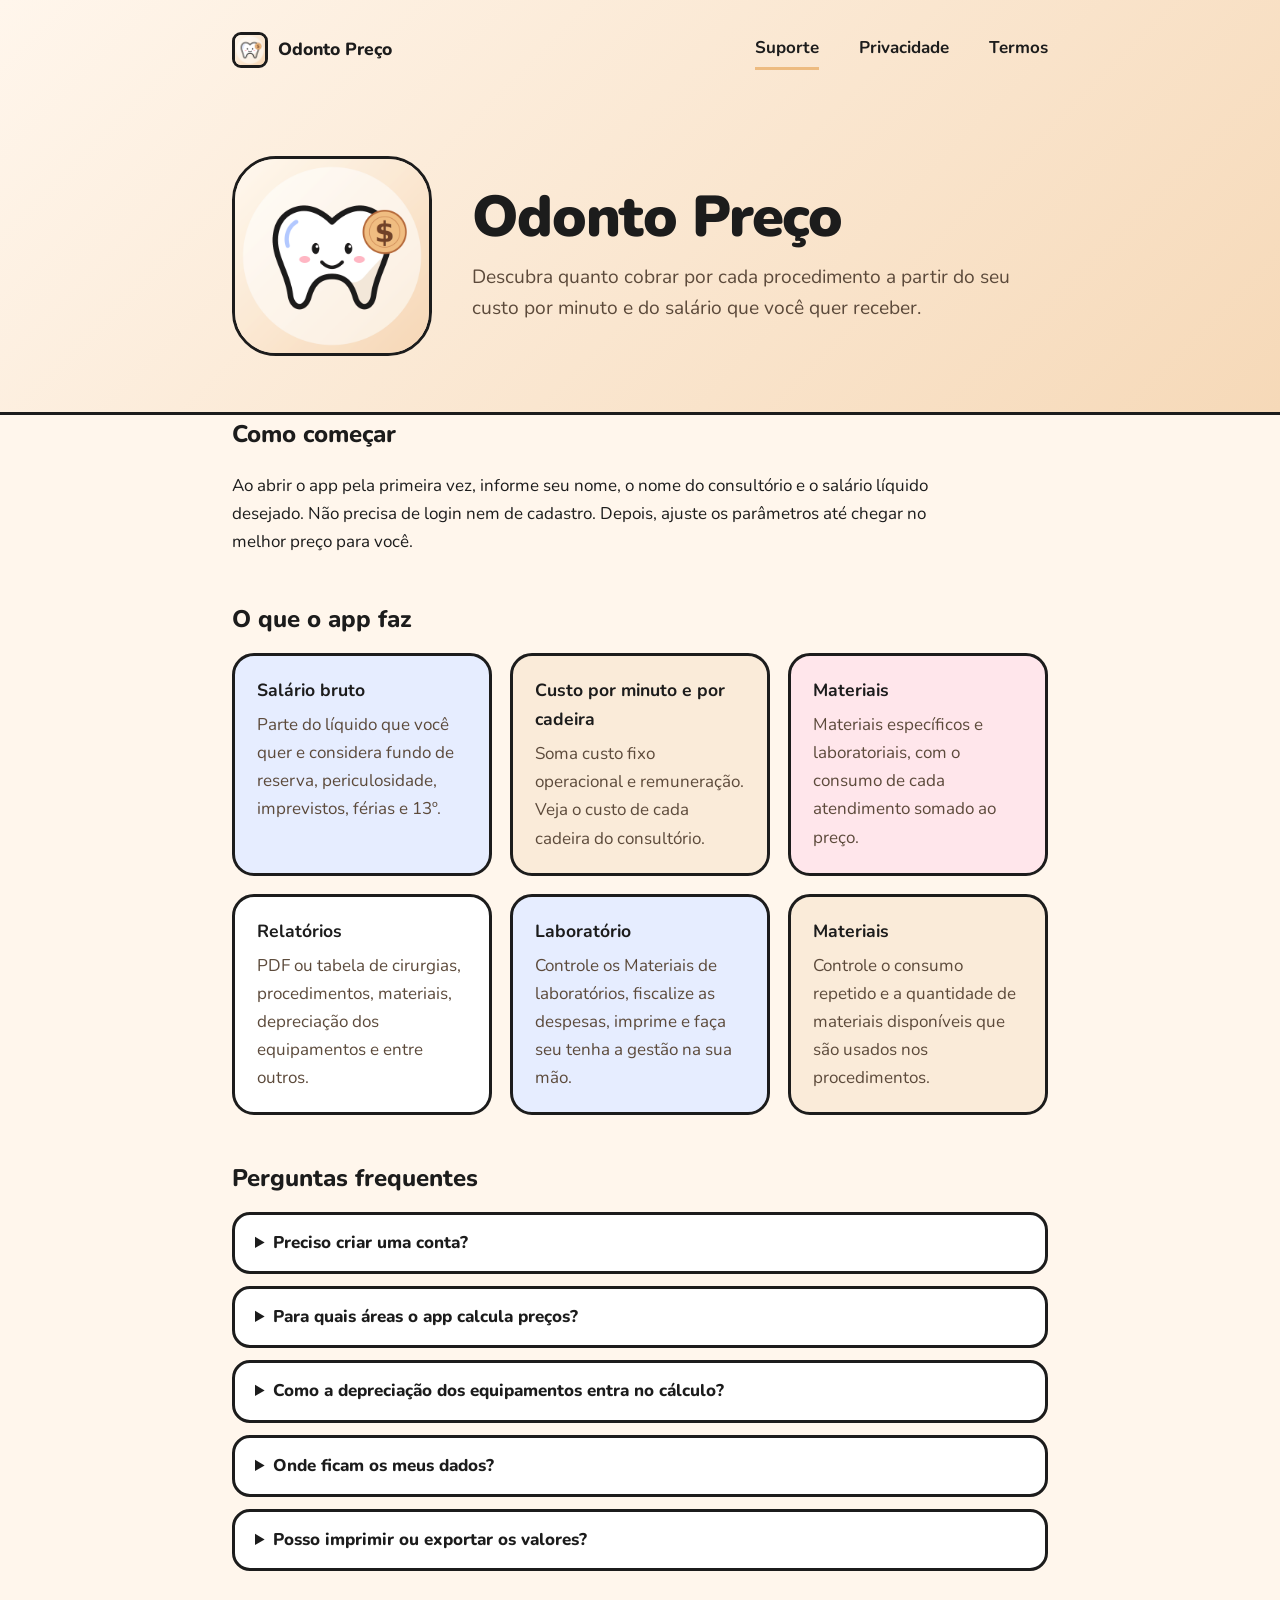
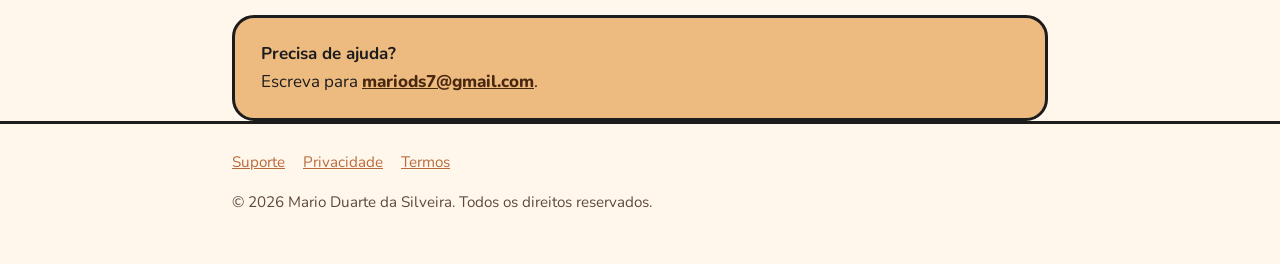
<file: index.html>
<!DOCTYPE html>
<html lang="pt-BR">
<head>
<meta charset="utf-8">
<meta name="viewport" content="width=device-width, initial-scale=1, viewport-fit=cover">
<title>Odonto Preço – Suporte</title>
<link rel="icon" href="icon.png">
<link rel="preconnect" href="https://fonts.googleapis.com">
<link rel="preconnect" href="https://fonts.gstatic.com" crossorigin>
<link rel="stylesheet" href="https://fonts.googleapis.com/css2?family=Nunito:wght@400;700;800;900&display=swap">
<link rel="stylesheet" href="style.css">
</head>
<body>
<header class="hero"><nav class="wrap"><a class="brand" href="index.html"><img src="icon.png" alt="">Odonto Preço</a><a href="index.html" aria-current="page">Suporte</a><a href="privacidade.html">Privacidade</a><a href="termos.html">Termos</a></nav>
<div class="wrap"><img src="icon.png" alt="Ícone do Odonto Preço: um dente sorrindo com uma moeda"><div><h1>Odonto Preço</h1><p class="lead">Descubra quanto cobrar por cada procedimento a partir do seu custo por minuto e do salário que você quer receber.</p></div></div></header>
<main class="wrap">
<h2>Como começar</h2>
<p>Ao abrir o app pela primeira vez, informe seu nome, o nome do consultório e o salário líquido desejado. Não precisa de login nem de cadastro. Depois, ajuste os parâmetros até chegar no melhor preço para você.</p>
<h2>O que o app faz</h2>
<div class="grid">
<div class="card"><h3>Salário bruto</h3><p>Parte do líquido que você quer e considera fundo de reserva, periculosidade, imprevistos, férias e 13º.</p></div>
<div class="card"><h3>Custo por minuto e por cadeira</h3><p>Soma custo fixo operacional e remuneração. Veja o custo de cada cadeira do consultório.</p></div>
<div class="card"><h3>Materiais</h3><p>Materiais específicos e laboratoriais, com o consumo de cada atendimento somado ao preço.</p></div>
<div class="card"><h3>Relatórios</h3><p>PDF ou tabela de cirurgias, procedimentos, materiais, depreciação dos equipamentos e entre outros.</p></div>
<div class="card"><h3>Laboratório</h3><p>Controle os Materiais de laboratórios, fiscalize as despesas, imprime e faça seu tenha a gestão na sua mão.</p></div>
<div class="card"><h3>Materiais</h3><p>Controle o consumo repetido e a quantidade de materiais disponíveis que são usados nos procedimentos.</p></div>
</div>
<h2>Perguntas frequentes</h2>
<details><summary>Preciso criar uma conta?</summary><p>Não. Você informa nome, consultório e salário desejado na primeira abertura e já pode usar.</p></details>
<details><summary>Para quais áreas o app calcula preços?</summary><p>Implantodontia, dentística e prótese.</p></details>
<details><summary>Como a depreciação dos equipamentos entra no cálculo?</summary><p>Você informa o investimento inicial feito para montar a clínica e o app inclui a depreciação dos equipamentos nos custos.</p></details>
<details><summary>Onde ficam os meus dados?</summary><p>Ficam salvos no seu iCloud. Quem desenvolve o app não tem acesso a eles. Veja os detalhes na <a href="privacidade.html">Política de Privacidade</a>.</p></details>
<details><summary>Posso imprimir ou exportar os valores?</summary><p>Sim, em PDF ou em CSV, na área Minha Conta>Imprimir Relatórios.</p></details>
<div class="contact"><p><strong>Precisa de ajuda?</strong></p><p>Escreva para <a href="mailto:SEU-EMAIL@exemplo.com">mariods7@gmail.com</a>.</p></div></main>
<footer><div class="wrap"><a href="index.html">Suporte</a><a href="privacidade.html">Privacidade</a><a href="termos.html">Termos</a><p>© 2026 Mario Duarte da Silveira. Todos os direitos reservados.</p></div></footer>
</body>
</html>
</file>
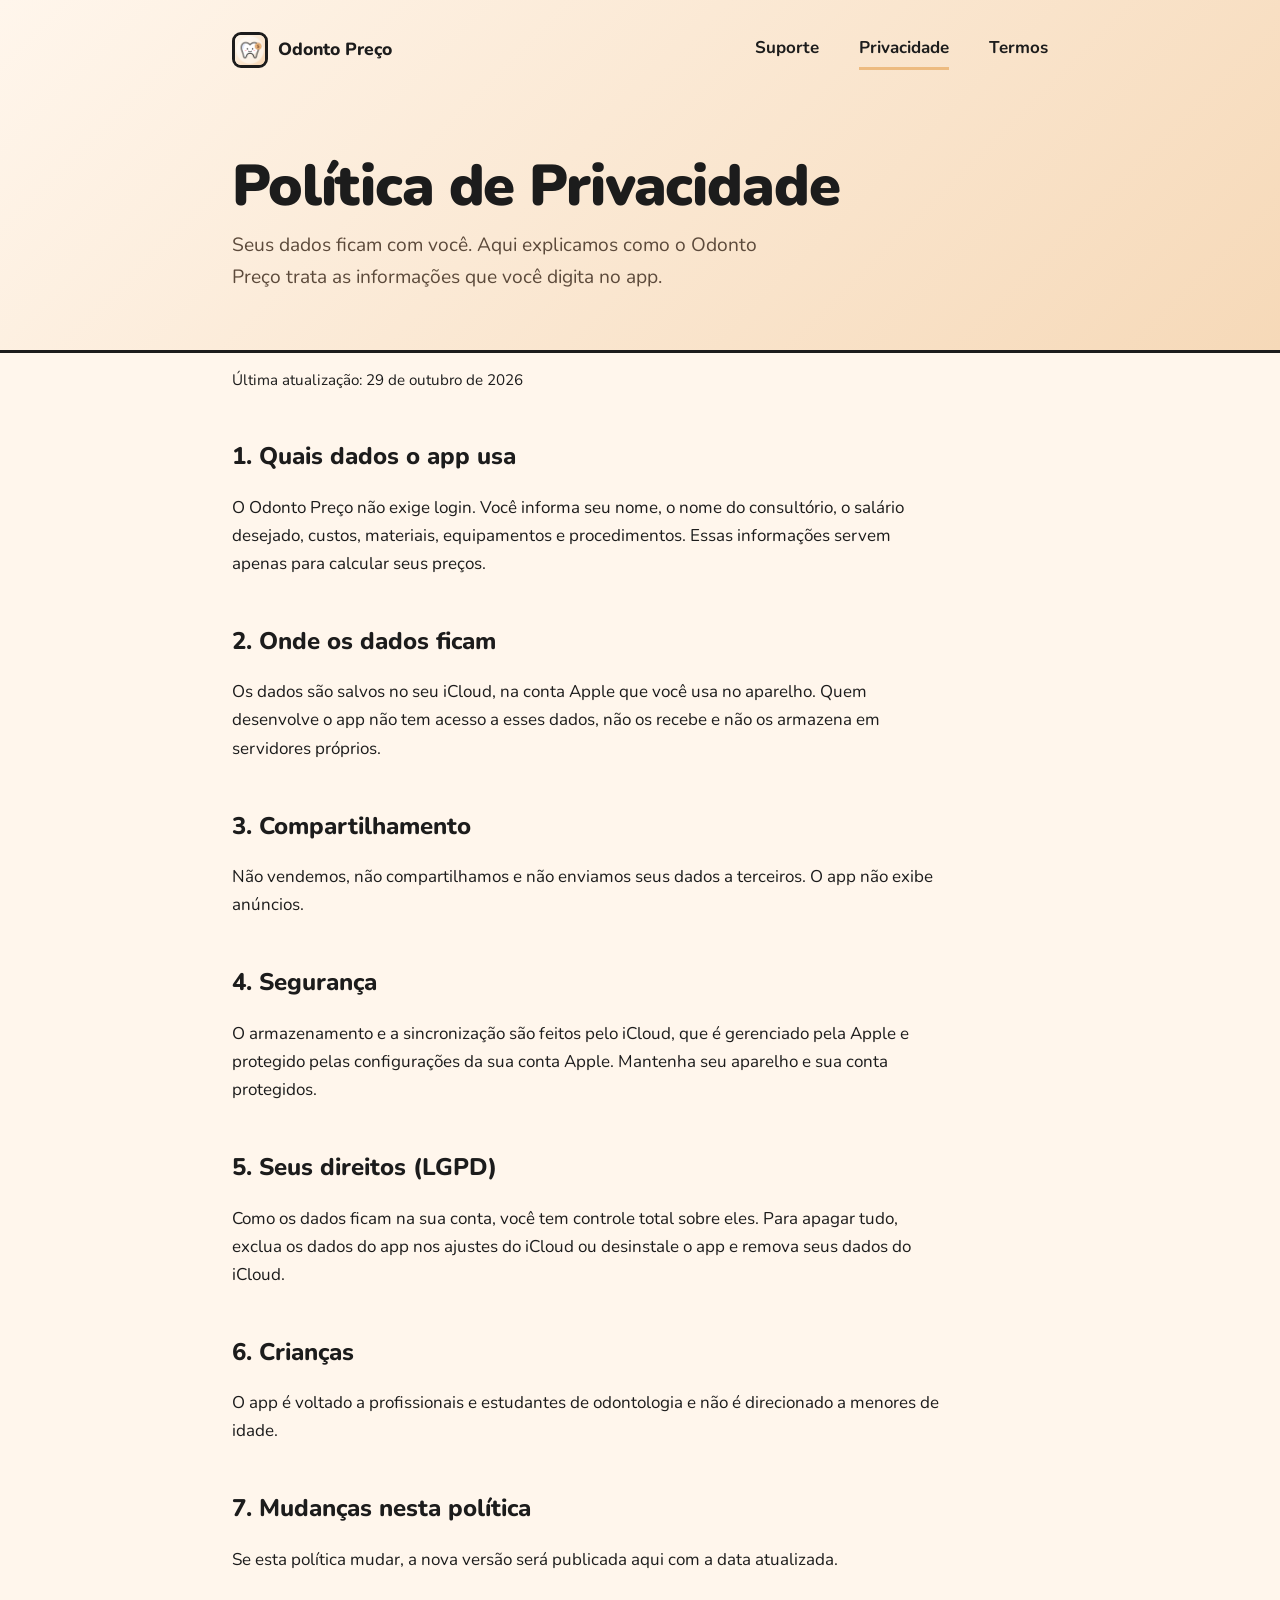
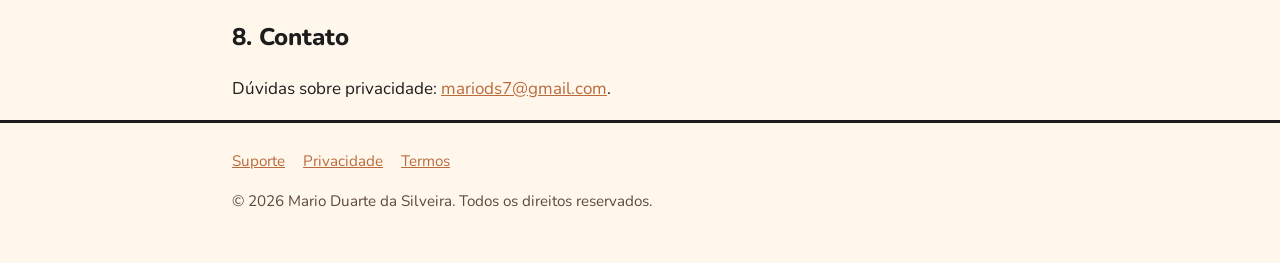
<file: privacidade.html>
<!DOCTYPE html>
<html lang="pt-BR">
<head>
<meta charset="utf-8">
<meta name="viewport" content="width=device-width, initial-scale=1, viewport-fit=cover">
<title>Política de Privacidade – Odonto Preço</title>
<link rel="icon" href="icon.png">
<link rel="preconnect" href="https://fonts.googleapis.com">
<link rel="preconnect" href="https://fonts.gstatic.com" crossorigin>
<link rel="stylesheet" href="https://fonts.googleapis.com/css2?family=Nunito:wght@400;700;800;900&display=swap">
<link rel="stylesheet" href="style.css">
</head>
<body>
<header class="hero"><nav class="wrap"><a class="brand" href="index.html"><img src="icon.png" alt="">Odonto Preço</a><a href="index.html">Suporte</a><a href="privacidade.html" aria-current="page">Privacidade</a><a href="termos.html">Termos</a></nav>
<div class="wrap"><div><h1>Política de Privacidade</h1><p class="lead">Seus dados ficam com você. Aqui explicamos como o Odonto Preço trata as informações que você digita no app.</p></div></div></header>
<main class="wrap doc">
<p class="updated">Última atualização: 29 de outubro de 2026</p>
<h2>1. Quais dados o app usa</h2>
<p>O Odonto Preço não exige login. Você informa seu nome, o nome do consultório, o salário desejado, custos, materiais, equipamentos e procedimentos. Essas informações servem apenas para calcular seus preços.</p>
<h2>2. Onde os dados ficam</h2>
<p>Os dados são salvos no seu iCloud, na conta Apple que você usa no aparelho. Quem desenvolve o app não tem acesso a esses dados, não os recebe e não os armazena em servidores próprios.</p>
<h2>3. Compartilhamento</h2>
<p>Não vendemos, não compartilhamos e não enviamos seus dados a terceiros. O app não exibe anúncios.</p>
<h2>4. Segurança</h2>
<p>O armazenamento e a sincronização são feitos pelo iCloud, que é gerenciado pela Apple e protegido pelas configurações da sua conta Apple. Mantenha seu aparelho e sua conta protegidos.</p>
<h2>5. Seus direitos (LGPD)</h2>
<p>Como os dados ficam na sua conta, você tem controle total sobre eles. Para apagar tudo, exclua os dados do app nos ajustes do iCloud ou desinstale o app e remova seus dados do iCloud.</p>
<h2>6. Crianças</h2>
<p>O app é voltado a profissionais e estudantes de odontologia e não é direcionado a menores de idade.</p>
<h2>7. Mudanças nesta política</h2>
<p>Se esta política mudar, a nova versão será publicada aqui com a data atualizada.</p>
<h2>8. Contato</h2>
<p>Dúvidas sobre privacidade: <a href="mailto:SEU-EMAIL@exemplo.com">mariods7@gmail.com</a>.</p>
</main>
<footer><div class="wrap"><a href="index.html">Suporte</a><a href="privacidade.html">Privacidade</a><a href="termos.html">Termos</a><p>© 2026 Mario Duarte da Silveira. Todos os direitos reservados.</p></div></footer>
</body>
</html>
</file>
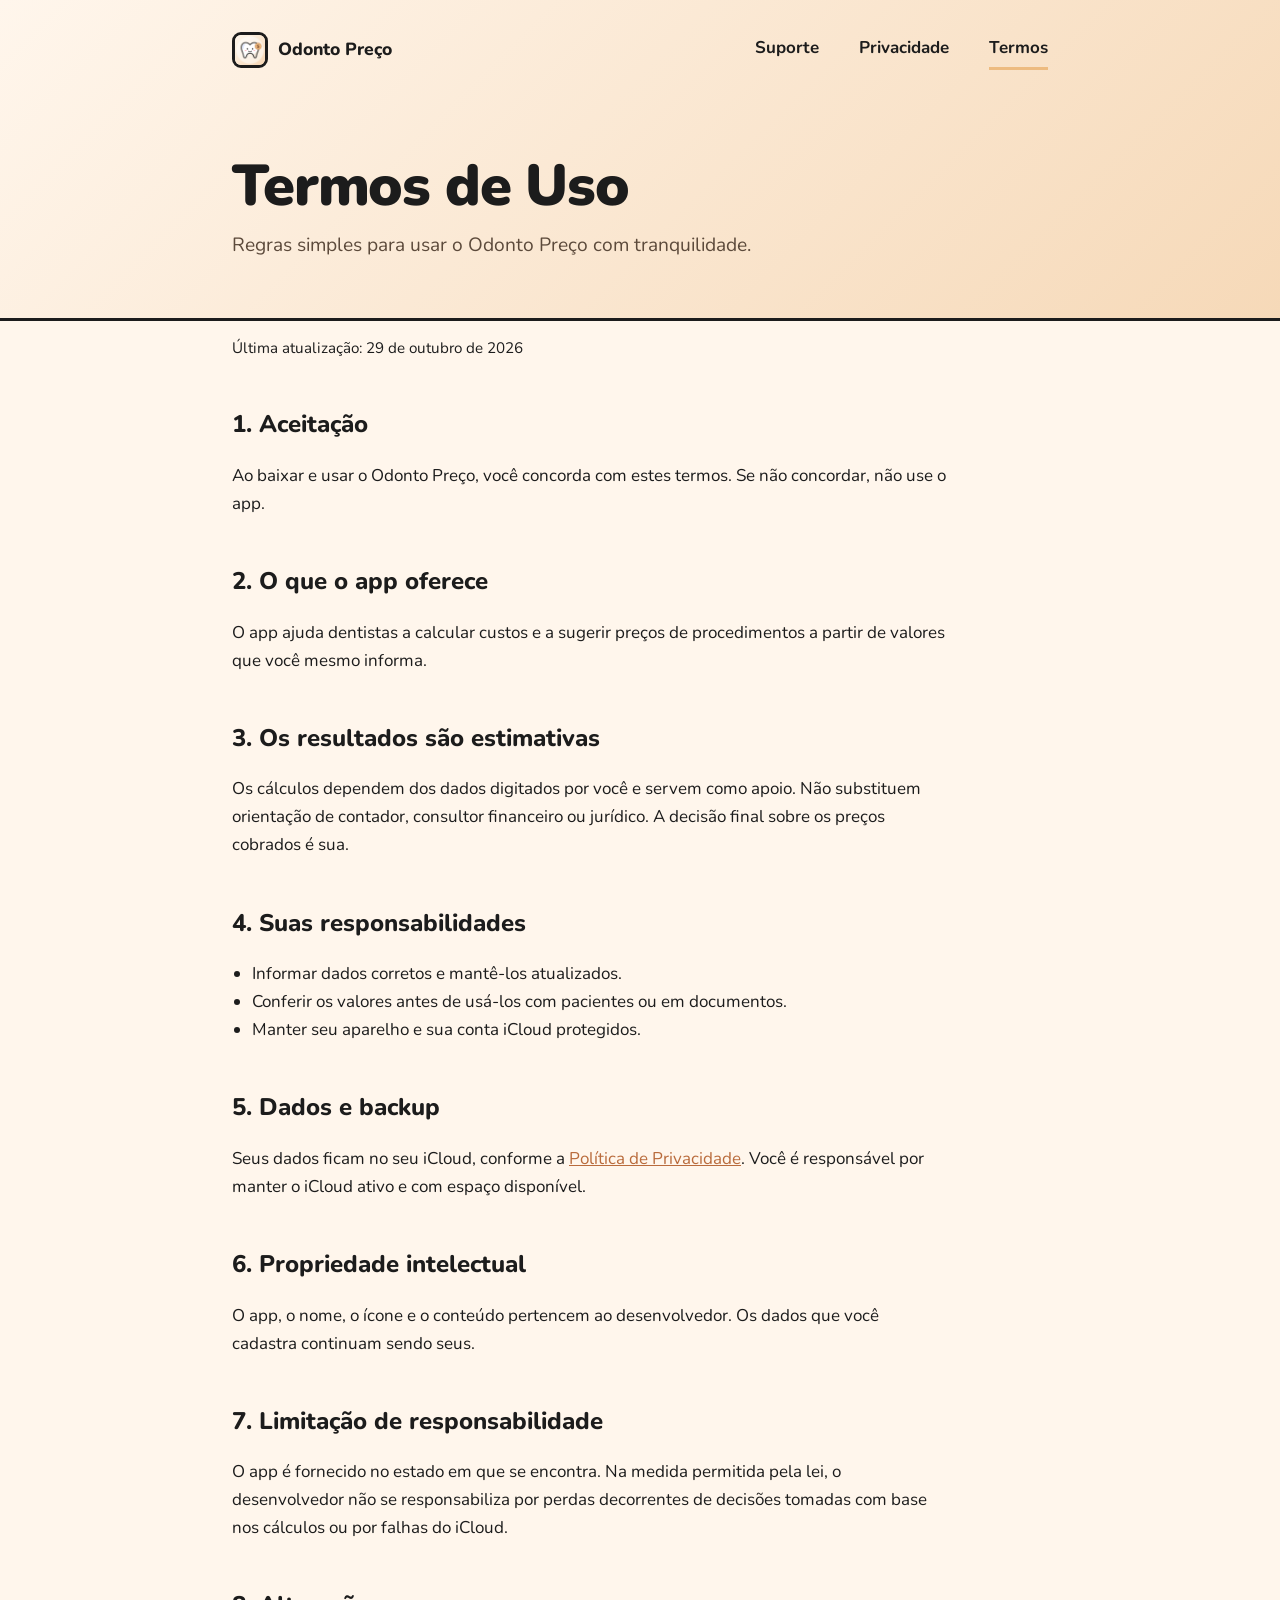
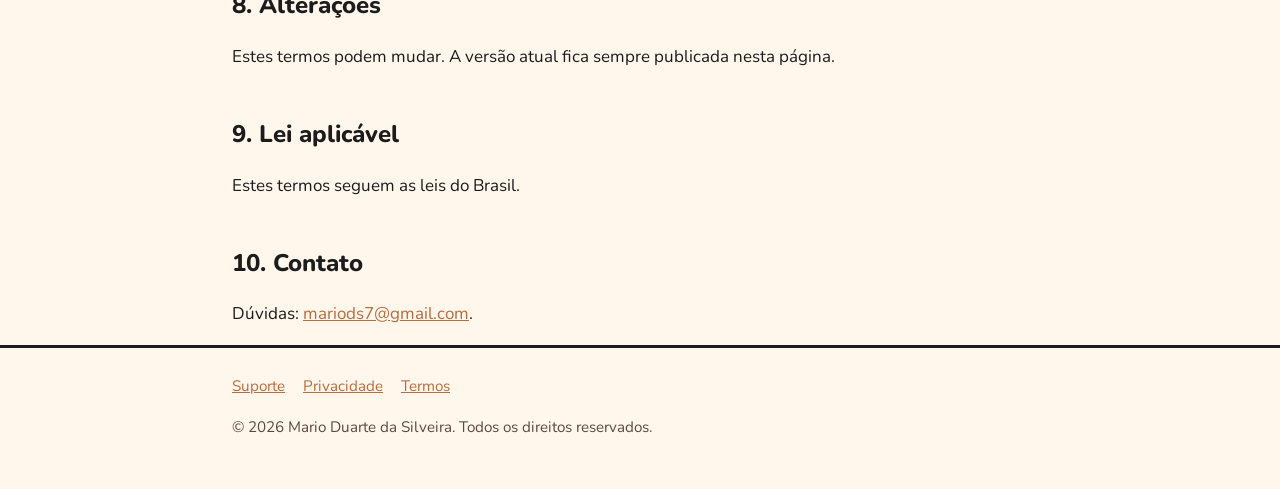
<file: termos.html>
<!DOCTYPE html>
<html lang="pt-BR">
<head>
<meta charset="utf-8">
<meta name="viewport" content="width=device-width, initial-scale=1, viewport-fit=cover">
<title>Termos de Uso – Odonto Preço</title>
<link rel="icon" href="icon.png">
<link rel="preconnect" href="https://fonts.googleapis.com">
<link rel="preconnect" href="https://fonts.gstatic.com" crossorigin>
<link rel="stylesheet" href="https://fonts.googleapis.com/css2?family=Nunito:wght@400;700;800;900&display=swap">
<link rel="stylesheet" href="style.css">
</head>
<body>
<header class="hero"><nav class="wrap"><a class="brand" href="index.html"><img src="icon.png" alt="">Odonto Preço</a><a href="index.html">Suporte</a><a href="privacidade.html">Privacidade</a><a href="termos.html" aria-current="page">Termos</a></nav>
<div class="wrap"><div><h1>Termos de Uso</h1><p class="lead">Regras simples para usar o Odonto Preço com tranquilidade.</p></div></div></header>
<main class="wrap doc">
<p class="updated">Última atualização: 29 de outubro de 2026</p>
<h2>1. Aceitação</h2>
<p>Ao baixar e usar o Odonto Preço, você concorda com estes termos. Se não concordar, não use o app.</p>
<h2>2. O que o app oferece</h2>
<p>O app ajuda dentistas a calcular custos e a sugerir preços de procedimentos a partir de valores que você mesmo informa.</p>
<h2>3. Os resultados são estimativas</h2>
<p>Os cálculos dependem dos dados digitados por você e servem como apoio. Não substituem orientação de contador, consultor financeiro ou jurídico. A decisão final sobre os preços cobrados é sua.</p>
<h2>4. Suas responsabilidades</h2>
<ul><li>Informar dados corretos e mantê-los atualizados.</li><li>Conferir os valores antes de usá-los com pacientes ou em documentos.</li><li>Manter seu aparelho e sua conta iCloud protegidos.</li></ul>
<h2>5. Dados e backup</h2>
<p>Seus dados ficam no seu iCloud, conforme a <a href="privacidade.html">Política de Privacidade</a>. Você é responsável por manter o iCloud ativo e com espaço disponível.</p>
<h2>6. Propriedade intelectual</h2>
<p>O app, o nome, o ícone e o conteúdo pertencem ao desenvolvedor. Os dados que você cadastra continuam sendo seus.</p>
<h2>7. Limitação de responsabilidade</h2>
<p>O app é fornecido no estado em que se encontra. Na medida permitida pela lei, o desenvolvedor não se responsabiliza por perdas decorrentes de decisões tomadas com base nos cálculos ou por falhas do iCloud.</p>
<h2>8. Alterações</h2>
<p>Estes termos podem mudar. A versão atual fica sempre publicada nesta página.</p>
<h2>9. Lei aplicável</h2>
<p>Estes termos seguem as leis do Brasil.</p>
<h2>10. Contato</h2>
<p>Dúvidas: <a href="mailto:mariods7@gmail.com">mariods7@gmail.com</a>.</p>
</main>
<footer><div class="wrap"><a href="index.html">Suporte</a><a href="privacidade.html">Privacidade</a><a href="termos.html">Termos</a><p>© 2026 Mario Duarte da Silveira. Todos os direitos reservados.</p></div></footer>
</body>
</html>
</file>
<file: style.css>
:root{--ink:#1c1c1c;--cream:#fff6ec;--peach:#f6d9b8;--coin:#edbb80;--rust:#b96b3c;--brown:#70401f;--sky:#b8ccff;--rose:#ffb8c6;--card:#ffffff;--mut:#5c4a3b}
@media (prefers-color-scheme:dark){:root{--ink:#f4ece3;--cream:#1d1712;--peach:#2b2017;--coin:#edbb80;--rust:#e0955f;--brown:#edbb80;--card:#261d16;--mut:#c4b3a2}}
*{box-sizing:border-box}
html{scroll-padding-top:env(safe-area-inset-top,0px)}
body{margin:0;background:var(--cream);color:var(--ink);font:17px/1.65 "Nunito",ui-rounded,"Avenir Next","Segoe UI",system-ui,sans-serif;padding:env(safe-area-inset-top,0px) 0 env(safe-area-inset-bottom,0px)}
.wrap{max-width:860px;margin:0 auto;padding:0 22px}
nav{display:flex;gap:22px;flex-wrap:wrap;align-items:center;padding:20px 0;font-weight:700}
nav a{color:var(--ink);text-decoration:none;padding:4px 0;border-bottom:3px solid transparent}
nav a:hover,nav a[aria-current]{border-bottom-color:var(--coin)}
nav .brand{margin-right:auto;display:flex;align-items:center;gap:10px;font-weight:800;font-size:1.1rem;border:0}
nav .brand img{width:36px;height:36px;border-radius:9px}
a{color:var(--rust)}
a:focus-visible,summary:focus-visible{outline:3px solid var(--rust);outline-offset:3px;border-radius:6px}
.hero{background:linear-gradient(135deg,var(--cream),var(--peach));border-bottom:3px solid var(--ink)}
.hero .wrap{display:flex;align-items:center;gap:40px;padding-top:28px;padding-bottom:56px}
.hero img{width:200px;height:200px;border-radius:44px;border:3px solid var(--ink);flex:none}
h1{font-size:clamp(2.2rem,7vw,3.6rem);line-height:1.05;margin:0 0 14px;font-weight:900;letter-spacing:-.02em}
.lead{font-size:1.2rem;color:var(--mut);margin:0;max-width:30em}
main{padding:44px 0 72px}
h2{font-size:1.5rem;font-weight:800;margin:44px 0 14px}
h2:first-child{margin-top:0}
h3{font-size:1.1rem;margin:26px 0 6px}
p,li{max-width:42em}
.grid{display:grid;grid-template-columns:repeat(auto-fit,minmax(240px,1fr));gap:18px}
.card{background:var(--card);border:3px solid var(--ink);border-radius:22px;padding:20px 22px}
.card h3{margin-top:0}
.card p{margin:0;color:var(--mut)}
.card:nth-child(4n+1){background:color-mix(in srgb,var(--sky) 35%,var(--card))}
.card:nth-child(4n+2){background:color-mix(in srgb,var(--coin) 30%,var(--card))}
.card:nth-child(4n+3){background:color-mix(in srgb,var(--rose) 35%,var(--card))}
details{background:var(--card);border:3px solid var(--ink);border-radius:18px;padding:14px 20px;margin-bottom:12px}
summary{cursor:pointer;font-weight:800}
details p{margin:10px 0 0;color:var(--mut)}
.contact{margin-top:44px;background:var(--coin);color:#1c1c1c;border:3px solid var(--ink);border-radius:22px;padding:22px 26px}
.contact p{margin:0}
.contact a{color:#4a2810;font-weight:800}
.doc p,.doc li{color:var(--ink)}
.doc ul{padding-left:1.2em}
.updated{color:var(--mut);font-size:.95rem}
footer{border-top:3px solid var(--ink);padding:26px 0 34px;font-size:.95rem;color:var(--mut)}
footer a{margin-right:18px}
@media (max-width:640px){.hero .wrap{flex-direction:column;align-items:flex-start;gap:22px}.hero img{width:120px;height:120px;border-radius:28px}}
</file>
